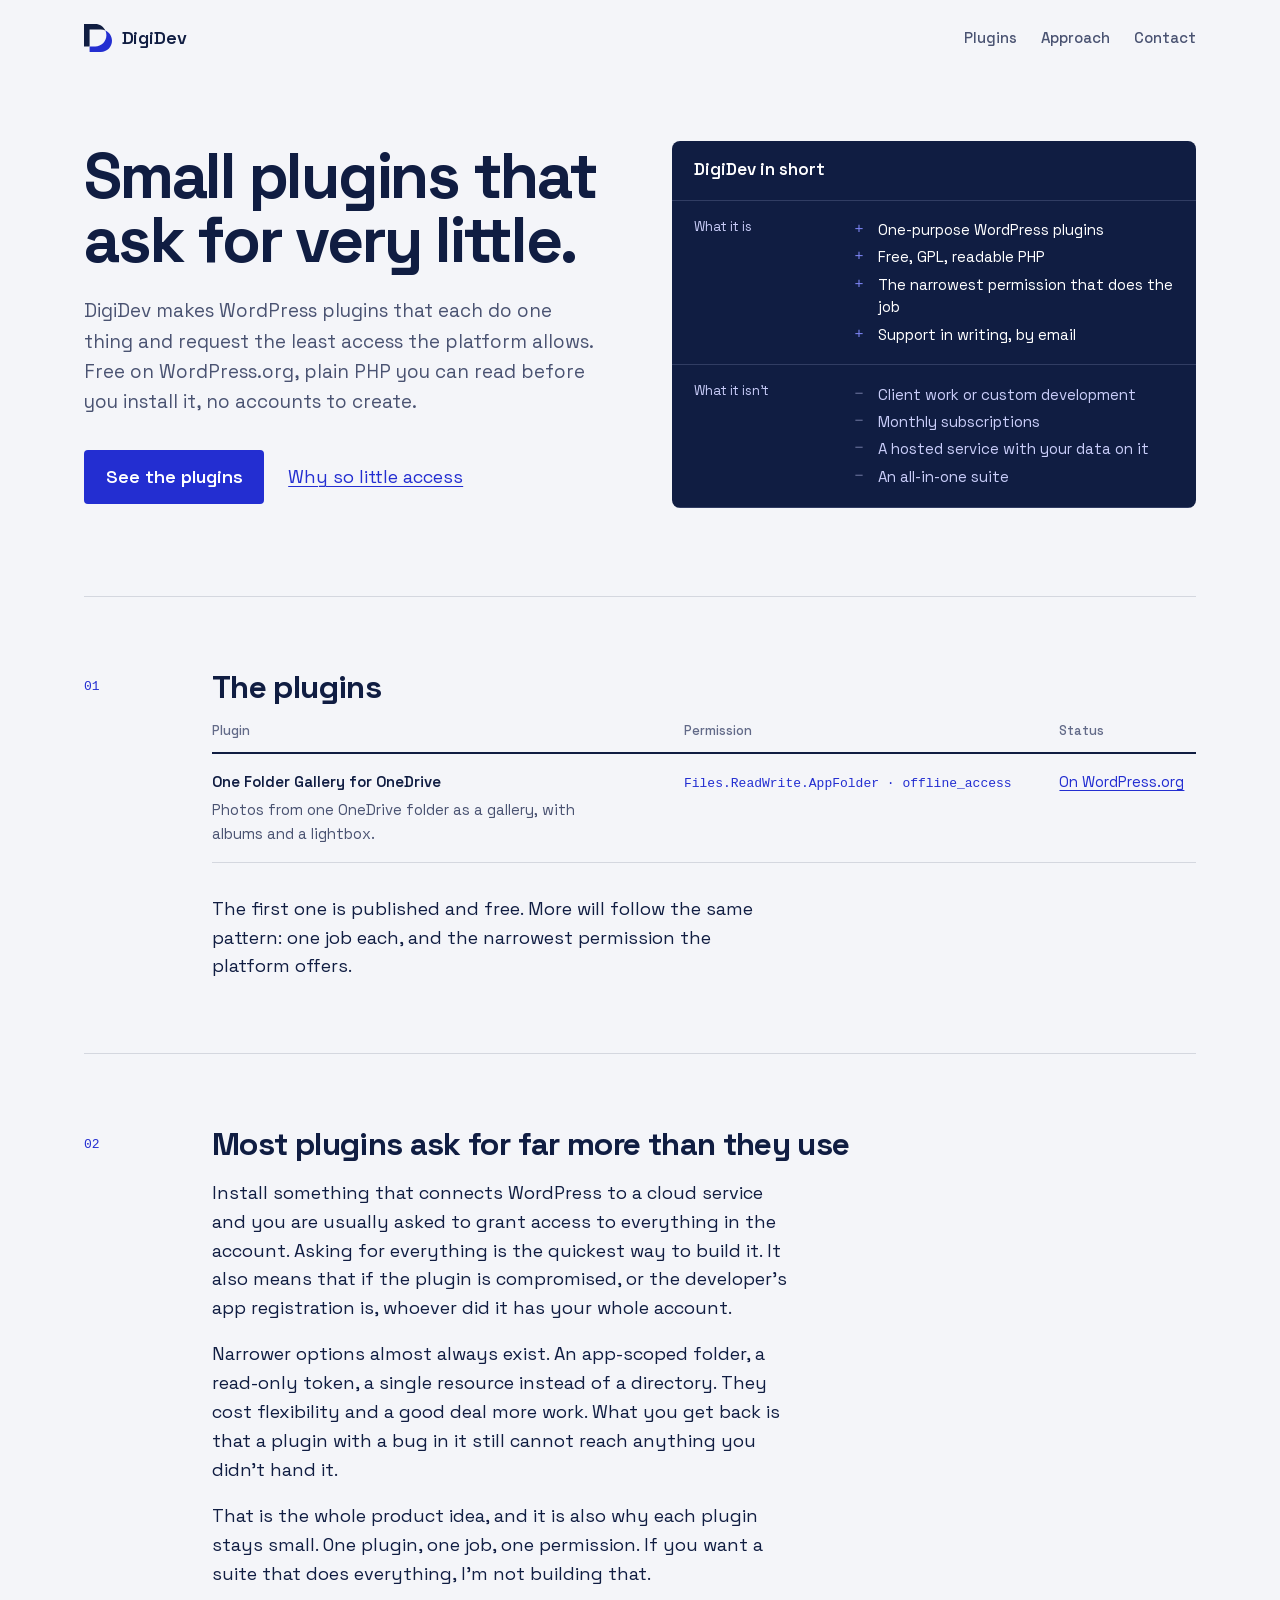
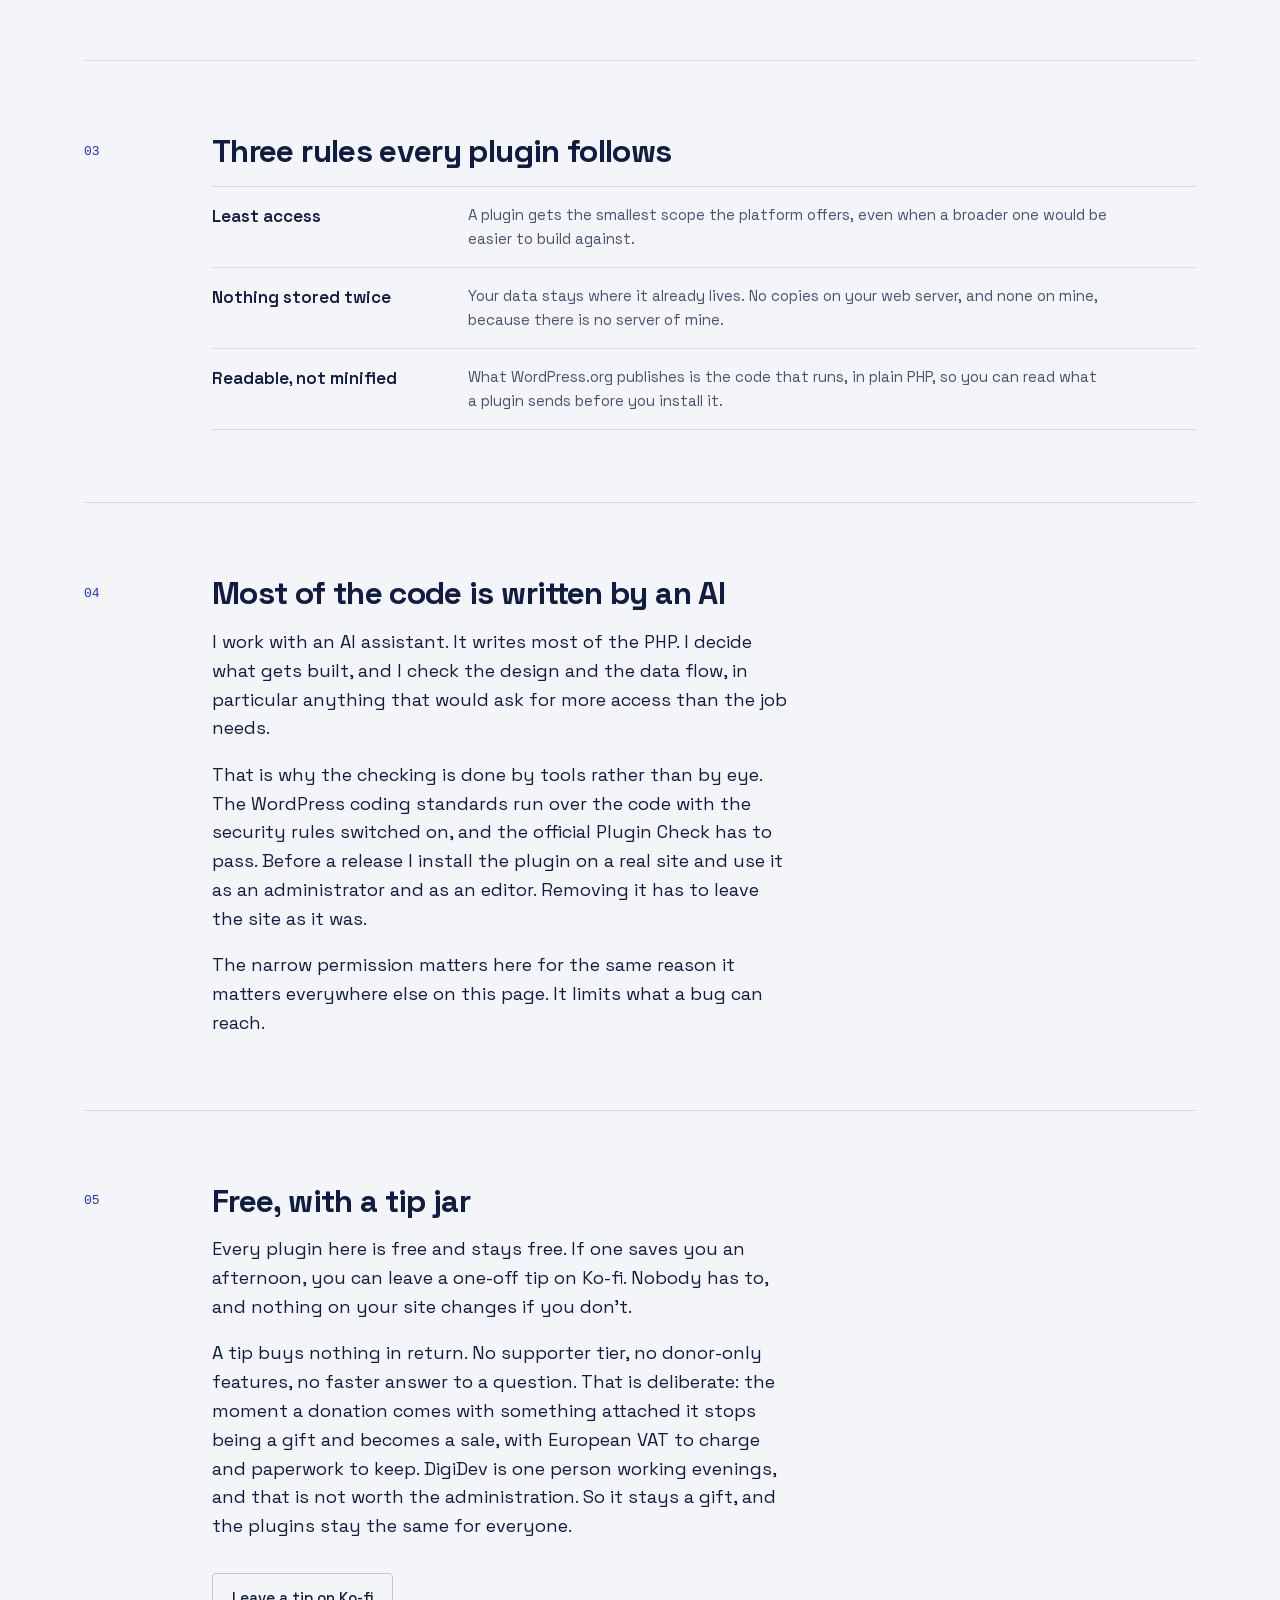
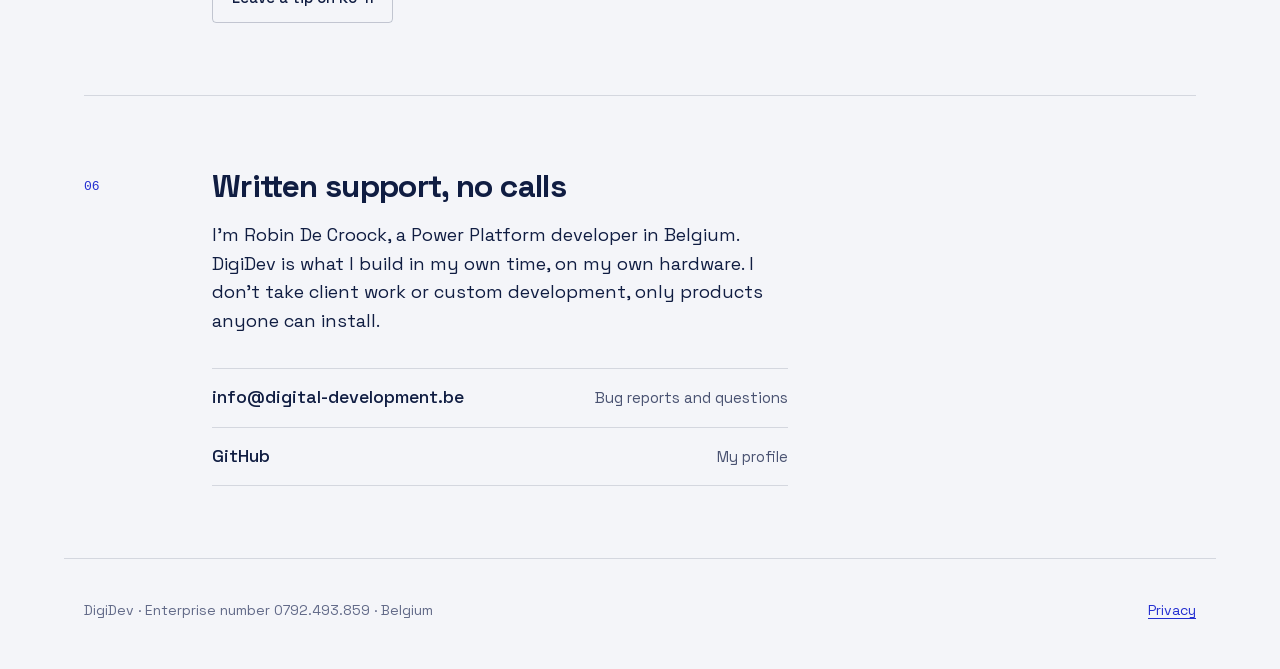
<file: index.html>
<!DOCTYPE html>
<html lang="en">
<head>
<meta charset="utf-8">
<meta name="viewport" content="width=device-width, initial-scale=1">
<meta name="theme-color" content="#F4F5F9">
<title>DigiDev — small WordPress plugins, minimal access</title>
<meta name="description" content="DigiDev builds small WordPress plugins that do one thing and ask for the least access they can get away with. Free, GPL, readable PHP.">
<meta property="og:title" content="DigiDev">
<meta property="og:description" content="Small WordPress plugins that do one thing and ask for the least access they can get away with.">
<meta property="og:type" content="website">
<link rel="icon" href="data:image/svg+xml,%3Csvg xmlns='http://www.w3.org/2000/svg' viewBox='0 0 512 512'%3E%3Crect width='512' height='512' rx='96' fill='%23101D42'/%3E%3Cg transform='translate(96 96) scale(2.222222)'%3E%3Cpath fill='%23FFFFFF' d='M110.11,33.89c-7.23-3.27-15.26-5.09-23.71-5.09H28.8V115.2H0V0H57.6c23.36,0,43.47,13.9,52.51,33.89Z'/%3E%3Cpath fill='%237C84F2' d='M144,86.4c0,31.81-25.79,57.6-57.6,57.6H28.8v-28.8h28.8c31.81,0,57.6-25.79,57.6-57.6,0-8.45-1.82-16.48-5.09-23.71,19.99,9.04,33.89,29.15,33.89,52.51Z'/%3E%3C/g%3E%3C/svg%3E">
<link rel="preload" href="assets/fonts/space-grotesk-latin.woff2" as="font" type="font/woff2" crossorigin>
<link rel="stylesheet" href="assets/css/site.css">
</head>
<body>
<a class="skip" href="#main">Skip to content</a>

<header class="wrap masthead">
  <a class="brand" href="./">
    <svg xmlns="http://www.w3.org/2000/svg" viewBox="0 0 144 144" role="img" aria-label="DigiDev logo">
      <path fill="#101D42" d="M110.11,33.89c-7.23-3.27-15.26-5.09-23.71-5.09H28.8V115.2H0V0H57.6c23.36,0,43.47,13.9,52.51,33.89Z"/>
      <path fill="#232ED1" d="M144,86.4c0,31.81-25.79,57.6-57.6,57.6H28.8v-28.8h28.8c31.81,0,57.6-25.79,57.6-57.6,0-8.45-1.82-16.48-5.09-23.71,19.99,9.04,33.89,29.15,33.89,52.51Z"/>
    </svg>
    DigiDev
  </a>
  <nav aria-label="Main">
    <a href="#plugins">Plugins</a>
    <a href="#approach">Approach</a>
    <a href="#contact">Contact</a>
  </nav>
</header>

<main id="main">

  <section class="wrap hero">
    <div>
      <h1>Small plugins that ask for very little.</h1>
      <p class="lede">DigiDev makes WordPress plugins that each do one thing and request the least
      access the platform allows. Free on WordPress.org, plain PHP you can read before you install
      it, no accounts to create.</p>
      <div class="actions">
        <a class="button" href="#plugins">See the plugins</a>
        <a href="#approach">Why so little access</a>
      </div>
    </div>

    <article class="slip" aria-labelledby="slip-title">
      <div class="slip-head">
        <h2 id="slip-title">DigiDev in short</h2>
      </div>
      <dl>
        <div class="line can"><dt>What it is</dt><dd><ul>
          <li>One-purpose WordPress plugins</li>
          <li>Free, GPL, readable PHP</li>
          <li>The narrowest permission that does the job</li>
          <li>Support in writing, by email</li>
        </ul></dd></div>
        <div class="line cannot"><dt>What it isn't</dt><dd><ul>
          <li>Client work or custom development</li>
          <li>Monthly subscriptions</li>
          <li>A hosted service with your data on it</li>
          <li>An all-in-one suite</li>
        </ul></dd></div>
      </dl>
    </article>
  </section>

  <div class="wrap">

    <section class="clause" id="plugins">
      <p class="num">01</p>
      <div>
        <h2>The plugins</h2>
        <table class="register">
          <thead><tr><th scope="col">Plugin</th><th scope="col">Permission</th><th scope="col">Status</th></tr></thead>
          <tbody>
            <tr>
              <td>
                <a class="name" href="plugins/one-folder-gallery/">One Folder Gallery for OneDrive</a>
                <p>Photos from one OneDrive folder as a gallery, with albums and a lightbox.</p>
              </td>
              <td data-label="Permission"><span class="scopes" translate="no">Files.ReadWrite.AppFolder · offline_access</span></td>
              <td data-label="Status"><a href="https://wordpress.org/plugins/one-folder-gallery-for-onedrive/">On WordPress.org</a></td>
            </tr>
          </tbody>
        </table>
        <div class="prose prose-after-list">
          <p>The first one is published and free. More will follow the same pattern: one job each, and
          the narrowest permission the platform offers.</p>
        </div>
      </div>
    </section>

    <section class="clause" id="approach">
      <p class="num">02</p>
      <div>
        <h2>Most plugins ask for far more than they use</h2>
        <div class="prose">
          <p>Install something that connects WordPress to a cloud service and you are usually asked
          to grant access to everything in the account. Asking for everything is the quickest way to
          build it. It also means that if the plugin is compromised, or the developer's app
          registration is, whoever did it has your whole account.</p>
          <p>Narrower options almost always exist. An app-scoped folder, a read-only token, a single
          resource instead of a directory. They cost flexibility and a good deal more work. What you
          get back is that a plugin with a bug in it still cannot reach anything you didn't hand it.</p>
          <p>That is the whole product idea, and it is also why each plugin stays small. One plugin,
          one job, one permission. If you want a suite that does everything, I'm not building that.</p>
        </div>
      </div>
    </section>

    <section class="clause" id="rules">
      <p class="num">03</p>
      <div>
        <h2>Three rules every plugin follows</h2>
        <ul class="rules">
          <li><h3>Least access</h3><p>A plugin gets the smallest scope the platform offers, even when
          a broader one would be easier to build against.</p></li>
          <li><h3>Nothing stored twice</h3><p>Your data stays where it already lives. No copies on
          your web server, and none on mine, because there is no server of mine.</p></li>
          <li><h3>Readable, not minified</h3><p>What WordPress.org publishes is the code that runs, in
          plain PHP, so you can read what a plugin sends before you install it.</p></li>
        </ul>
      </div>
    </section>

    <section class="clause" id="built">
      <p class="num">04</p>
      <div>
        <h2>Most of the code is written by an AI</h2>
        <div class="prose">
          <p>I work with an AI assistant. It writes most of the PHP. I decide what gets built, and I
          check the design and the data flow, in particular anything that would ask for more access
          than the job needs.</p>
          <p>That is why the checking is done by tools rather than by eye. The WordPress coding
          standards run over the code with the security rules switched on, and the official Plugin
          Check has to pass. Before a release I install the plugin on a real site and use it as an
          administrator and as an editor. Removing it has to leave the site as it was.</p>
          <p>The narrow permission matters here for the same reason it matters everywhere else on
          this page. It limits what a bug can reach.</p>
        </div>
      </div>
    </section>

    <section class="clause" id="support">
      <p class="num">05</p>
      <div>
        <h2>Free, with a tip jar</h2>
        <div class="prose">
          <p>Every plugin here is free and stays free. If one saves you an afternoon, you can leave a
          one-off tip on Ko-fi. Nobody has to, and nothing on your site changes if you don't.</p>
          <p>A tip buys nothing in return. No supporter tier, no donor-only features, no faster answer
          to a question. That is deliberate: the moment a donation comes with something attached it
          stops being a gift and becomes a sale, with European VAT to charge and paperwork to keep.
          DigiDev is one person working evenings, and that is not worth the administration. So it
          stays a gift, and the plugins stay the same for everyone.</p>
        </div>
        <div class="cta-row">
          <a class="support" href="https://ko-fi.com/robindecroock">Leave a tip on Ko-fi</a>
        </div>
      </div>
    </section>

    <section class="clause" id="contact">
      <p class="num">06</p>
      <div>
        <h2>Written support, no calls</h2>
        <div class="prose prose-before-list">
          <p>I'm Robin De Croock, a Power Platform developer in Belgium. DigiDev is what I build in my
          own time, on my own hardware. I don't take client work or custom development, only products
          anyone can install.</p>
        </div>
        <ul class="contact-list">
          <li><a href="mailto:info@digital-development.be">info@digital-development.be<span>Bug reports and questions</span></a></li>
          <li><a href="https://github.com/RobinDeCroock">GitHub<span>My profile</span></a></li>
        </ul>
      </div>
    </section>

  </div>

</main>

<footer class="wrap page-footer">
  <p>DigiDev · Enterprise number 0792.493.859 · Belgium</p>
  <p><a href="privacy/">Privacy</a></p>
</footer>

</body>
</html>
</file>
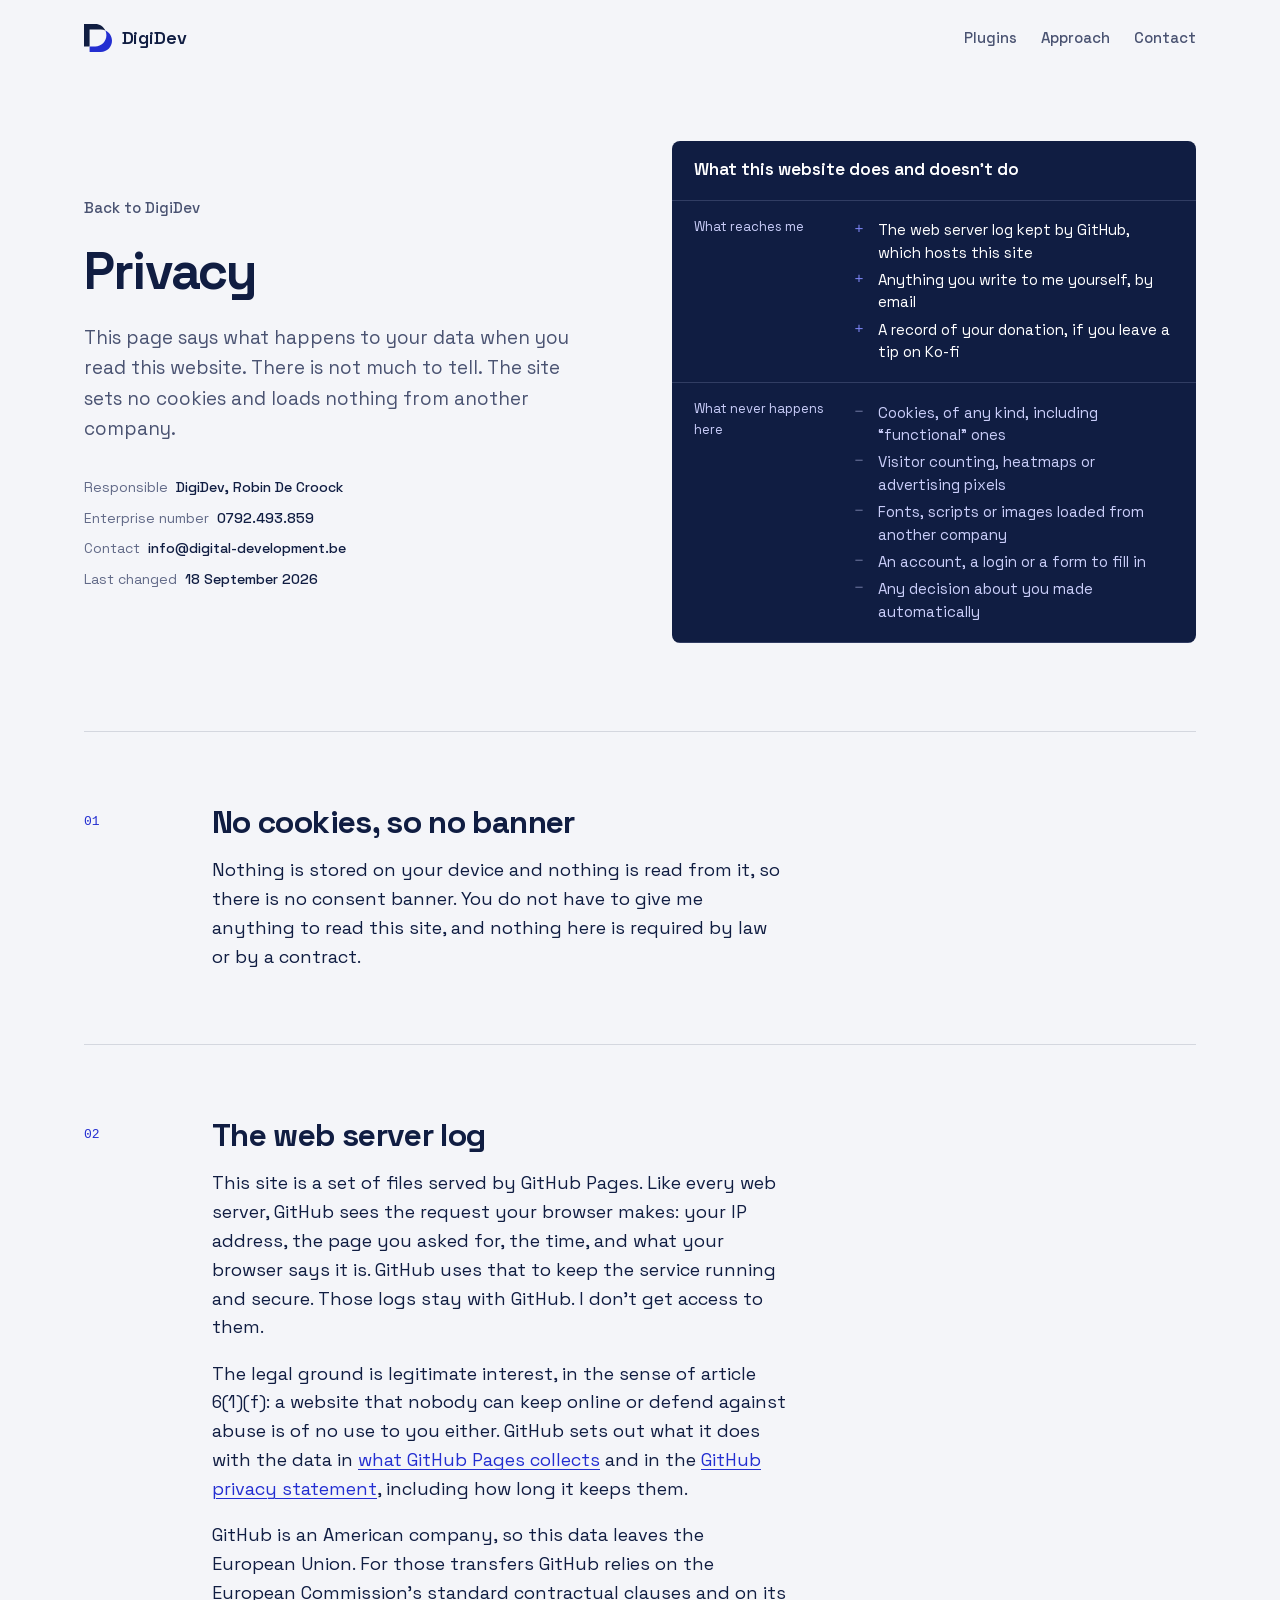
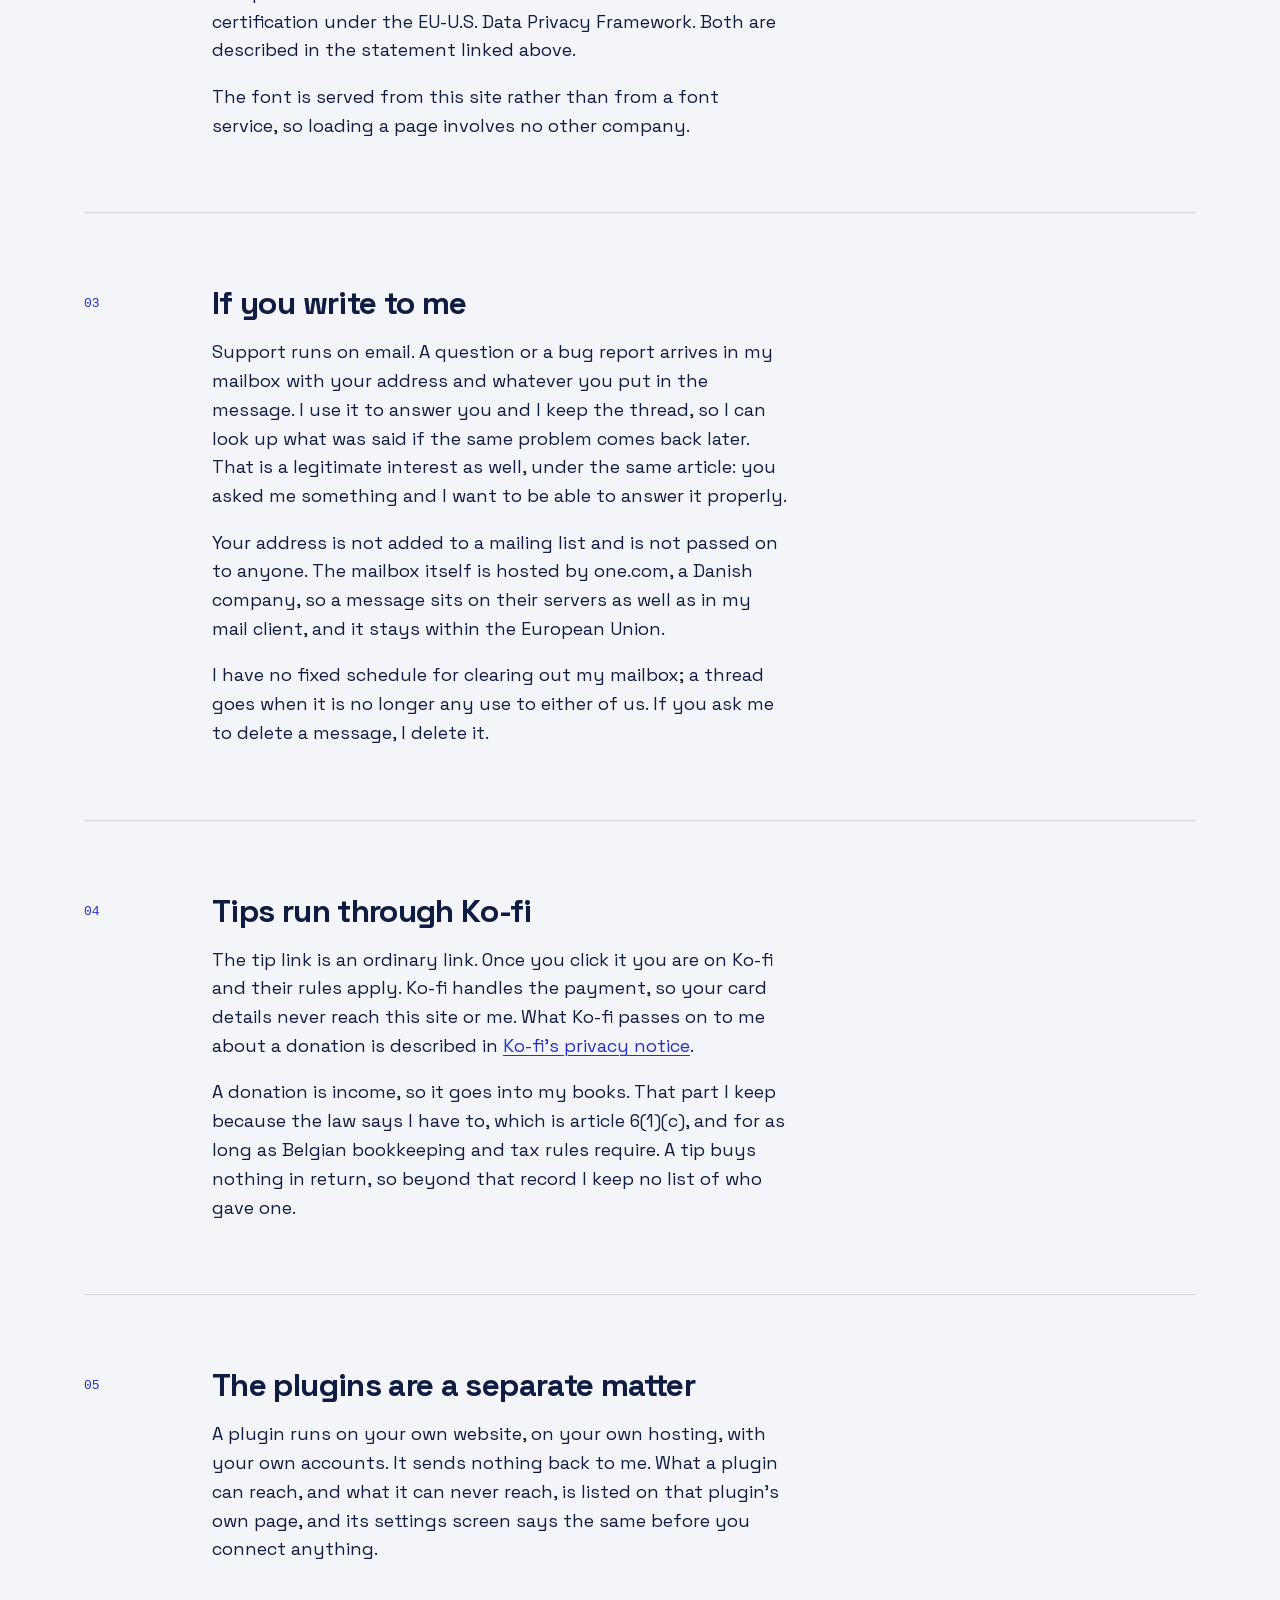
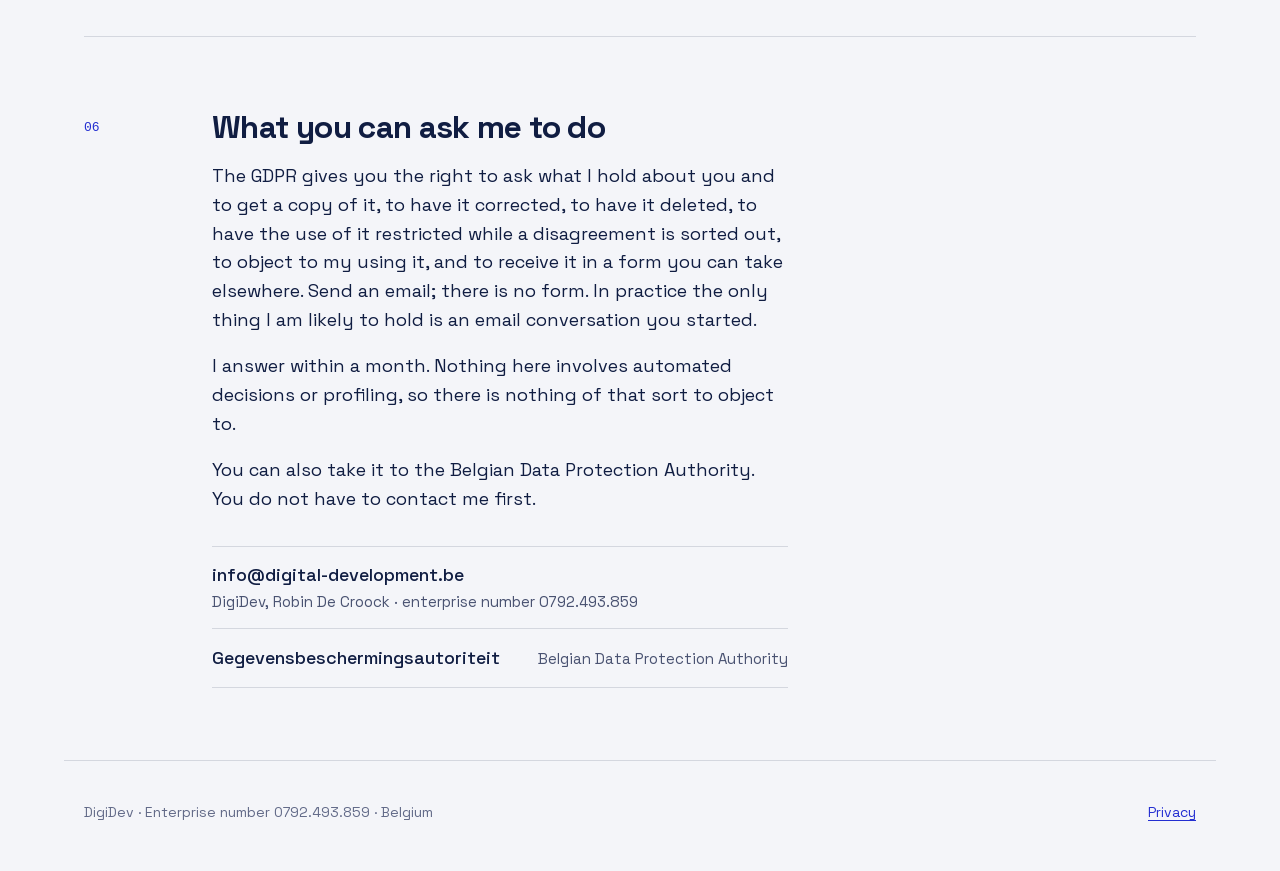
<file: privacy/index.html>
<!DOCTYPE html>
<html lang="en">
<head>
<meta charset="utf-8">
<meta name="viewport" content="width=device-width, initial-scale=1">
<meta name="theme-color" content="#F4F5F9">
<title>Privacy — DigiDev</title>
<meta name="description" content="What happens to your data when you visit digital-development.be: no cookies, no analytics, no third-party requests, and a web server log at GitHub.">
<meta property="og:title" content="Privacy — DigiDev">
<meta property="og:description" content="No cookies, no analytics, no third-party requests. What is left is a web server log and any email you send me.">
<meta property="og:type" content="website">
<link rel="icon" href="data:image/svg+xml,%3Csvg xmlns='http://www.w3.org/2000/svg' viewBox='0 0 512 512'%3E%3Crect width='512' height='512' rx='96' fill='%23101D42'/%3E%3Cg transform='translate(96 96) scale(2.222222)'%3E%3Cpath fill='%23FFFFFF' d='M110.11,33.89c-7.23-3.27-15.26-5.09-23.71-5.09H28.8V115.2H0V0H57.6c23.36,0,43.47,13.9,52.51,33.89Z'/%3E%3Cpath fill='%237C84F2' d='M144,86.4c0,31.81-25.79,57.6-57.6,57.6H28.8v-28.8h28.8c31.81,0,57.6-25.79,57.6-57.6,0-8.45-1.82-16.48-5.09-23.71,19.99,9.04,33.89,29.15,33.89,52.51Z'/%3E%3C/g%3E%3C/svg%3E">
<link rel="preload" href="../assets/fonts/space-grotesk-latin.woff2" as="font" type="font/woff2" crossorigin>
<link rel="stylesheet" href="../assets/css/site.css">
</head>
<body>
<a class="skip" href="#main">Skip to content</a>

<header class="wrap masthead">
  <a class="brand" href="../">
    <svg xmlns="http://www.w3.org/2000/svg" viewBox="0 0 144 144" role="img" aria-label="DigiDev logo">
      <path fill="#101D42" d="M110.11,33.89c-7.23-3.27-15.26-5.09-23.71-5.09H28.8V115.2H0V0H57.6c23.36,0,43.47,13.9,52.51,33.89Z"/>
      <path fill="#232ED1" d="M144,86.4c0,31.81-25.79,57.6-57.6,57.6H28.8v-28.8h28.8c31.81,0,57.6-25.79,57.6-57.6,0-8.45-1.82-16.48-5.09-23.71,19.99,9.04,33.89,29.15,33.89,52.51Z"/>
    </svg>
    DigiDev
  </a>
  <nav aria-label="Main">
    <a href="../#plugins">Plugins</a>
    <a href="../#approach">Approach</a>
    <a href="../#contact">Contact</a>
  </nav>
</header>

<main id="main">

  <section class="wrap hero page-title">
    <div>
      <a class="crumb" href="../">Back to DigiDev</a>
      <h1>Privacy</h1>
      <p class="lede">This page says what happens to your data when you read this website. There is
      not much to tell. The site sets no cookies and loads nothing from another company.</p>
      <dl class="facts">
        <div><dt>Responsible</dt><dd>DigiDev, Robin De Croock</dd></div>
        <div><dt>Enterprise number</dt><dd>0792.493.859</dd></div>
        <div><dt>Contact</dt><dd>info@digital-development.be</dd></div>
        <div><dt>Last changed</dt><dd>18 September 2026</dd></div>
      </dl>
    </div>

    <article class="slip" aria-labelledby="slip-title">
      <div class="slip-head">
        <h2 id="slip-title">What this website does and doesn't do</h2>
      </div>
      <dl>
        <div class="line can"><dt>What reaches me</dt><dd><ul>
          <li>The web server log kept by GitHub, which hosts this site</li>
          <li>Anything you write to me yourself, by email</li>
          <li>A record of your donation, if you leave a tip on Ko-fi</li>
        </ul></dd></div>
        <div class="line cannot"><dt>What never happens here</dt><dd><ul>
          <li>Cookies, of any kind, including &ldquo;functional&rdquo; ones</li>
          <li>Visitor counting, heatmaps or advertising pixels</li>
          <li>Fonts, scripts or images loaded from another company</li>
          <li>An account, a login or a form to fill in</li>
          <li>Any decision about you made automatically</li>
        </ul></dd></div>
      </dl>
    </article>
  </section>

  <div class="wrap">

    <section class="clause">
      <p class="num">01</p>
      <div>
        <h2>No cookies, so no banner</h2>
        <div class="prose">
          <p>Nothing is stored on your device and nothing is read from it, so there is no consent
          banner. You do not have to give me anything to read this site, and nothing here is required
          by law or by a contract.</p>
        </div>
      </div>
    </section>

    <section class="clause">
      <p class="num">02</p>
      <div>
        <h2>The web server log</h2>
        <div class="prose">
          <p>This site is a set of files served by GitHub Pages. Like every web server, GitHub sees the
          request your browser makes: your IP address, the page you asked for, the time, and what your
          browser says it is. GitHub uses that to keep the service running and secure. Those logs stay
          with GitHub. I don't get access to them.</p>
          <p>The legal ground is legitimate interest, in the sense of article 6(1)(f): a website that
          nobody can keep online or defend against abuse is of no use to you either. GitHub sets out
          what it does with the data in
          <a href="https://docs.github.com/en/pages/getting-started-with-github-pages/what-is-github-pages#data-collection">what GitHub Pages collects</a>
          and in the <a href="https://docs.github.com/en/site-policy/privacy-policies/github-general-privacy-statement">GitHub privacy statement</a>,
          including how long it keeps them.</p>
          <p>GitHub is an American company, so this data leaves the European Union. For those transfers
          GitHub relies on the European Commission's standard contractual clauses and on its
          certification under the EU-U.S. Data Privacy Framework. Both are described in the statement
          linked above.</p>
          <p>The font is served from this site rather than from a font service, so loading a page
          involves no other company.</p>
        </div>
      </div>
    </section>

    <section class="clause">
      <p class="num">03</p>
      <div>
        <h2>If you write to me</h2>
        <div class="prose">
          <p>Support runs on email. A question or a bug report arrives in my mailbox with your address
          and whatever you put in the message. I use it to answer you and I keep the thread, so I can
          look up what was said if the same problem comes back later. That is a legitimate interest as
          well, under the same article: you asked me something and I want to be able to answer it
          properly.</p>
          <p>Your address is not added to a mailing list and is not passed on to anyone. The mailbox
          itself is hosted by one.com, a Danish company, so a message sits on their servers as well as
          in my mail client, and it stays within the European Union.</p>
          <p>I have no fixed schedule for clearing out my mailbox; a thread goes when it is no longer
          any use to either of us. If you ask me to delete a message, I delete it.</p>
        </div>
      </div>
    </section>

    <section class="clause">
      <p class="num">04</p>
      <div>
        <h2>Tips run through Ko-fi</h2>
        <div class="prose">
          <p>The tip link is an ordinary link. Once you click it you are on Ko-fi and their rules apply.
          Ko-fi handles the payment, so your card details never reach this site or me. What Ko-fi passes
          on to me about a donation is described in
          <a href="https://more.ko-fi.com/privacy">Ko-fi's privacy notice</a>.</p>
          <p>A donation is income, so it goes into my books. That part I keep because the law says I
          have to, which is article 6(1)(c), and for as long as Belgian bookkeeping and tax rules
          require. A tip buys nothing in return, so beyond that record I keep no list of who gave
          one.</p>
        </div>
      </div>
    </section>

    <section class="clause">
      <p class="num">05</p>
      <div>
        <h2>The plugins are a separate matter</h2>
        <div class="prose">
          <p>A plugin runs on your own website, on your own hosting, with your own accounts. It sends
          nothing back to me. What a plugin can reach, and what it can never reach, is listed on that
          plugin's own page, and its settings screen says the same before you connect anything.</p>
        </div>
      </div>
    </section>

    <section class="clause">
      <p class="num">06</p>
      <div>
        <h2>What you can ask me to do</h2>
        <div class="prose prose-before-list">
          <p>The GDPR gives you the right to ask what I hold about you and to get a copy of it, to have
          it corrected, to have it deleted, to have the use of it restricted while a disagreement is
          sorted out, to object to my using it, and to receive it in a form you can take elsewhere.
          Send an email; there is no form. In practice the only thing I am likely to hold is an email
          conversation you started.</p>
          <p>I answer within a month. Nothing here involves automated decisions or profiling, so there
          is nothing of that sort to object to.</p>
          <p>You can also take it to the Belgian Data Protection Authority. You do not have to contact
          me first.</p>
        </div>
        <ul class="contact-list">
          <li><a href="mailto:info@digital-development.be">info@digital-development.be<span>DigiDev, Robin De Croock · enterprise number 0792.493.859</span></a></li>
          <li><a href="https://www.gegevensbeschermingsautoriteit.be/burger">Gegevensbeschermingsautoriteit<span>Belgian Data Protection Authority</span></a></li>
        </ul>
      </div>
    </section>

  </div>

</main>

<footer class="wrap page-footer">
  <p>DigiDev · Enterprise number 0792.493.859 · Belgium</p>
  <p><a href="./" aria-current="page">Privacy</a></p>
</footer>

</body>
</html>
</file>
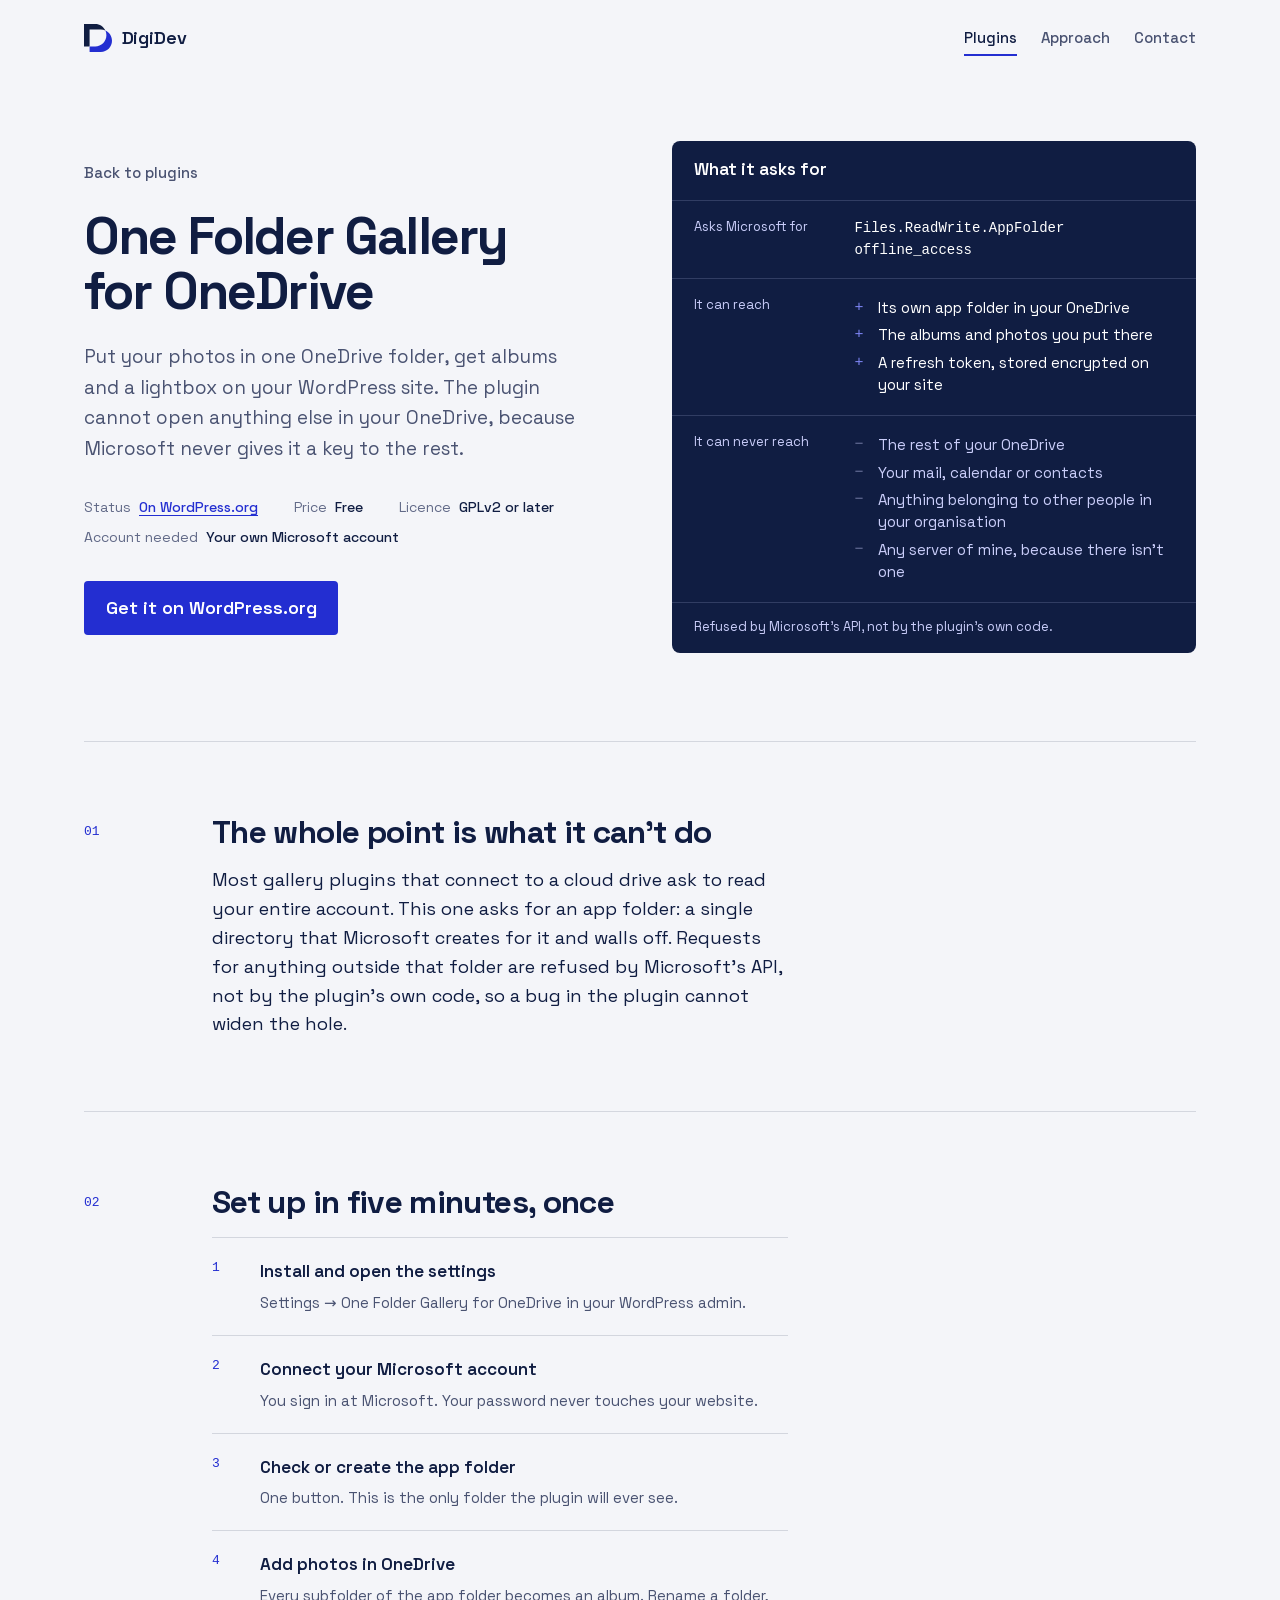
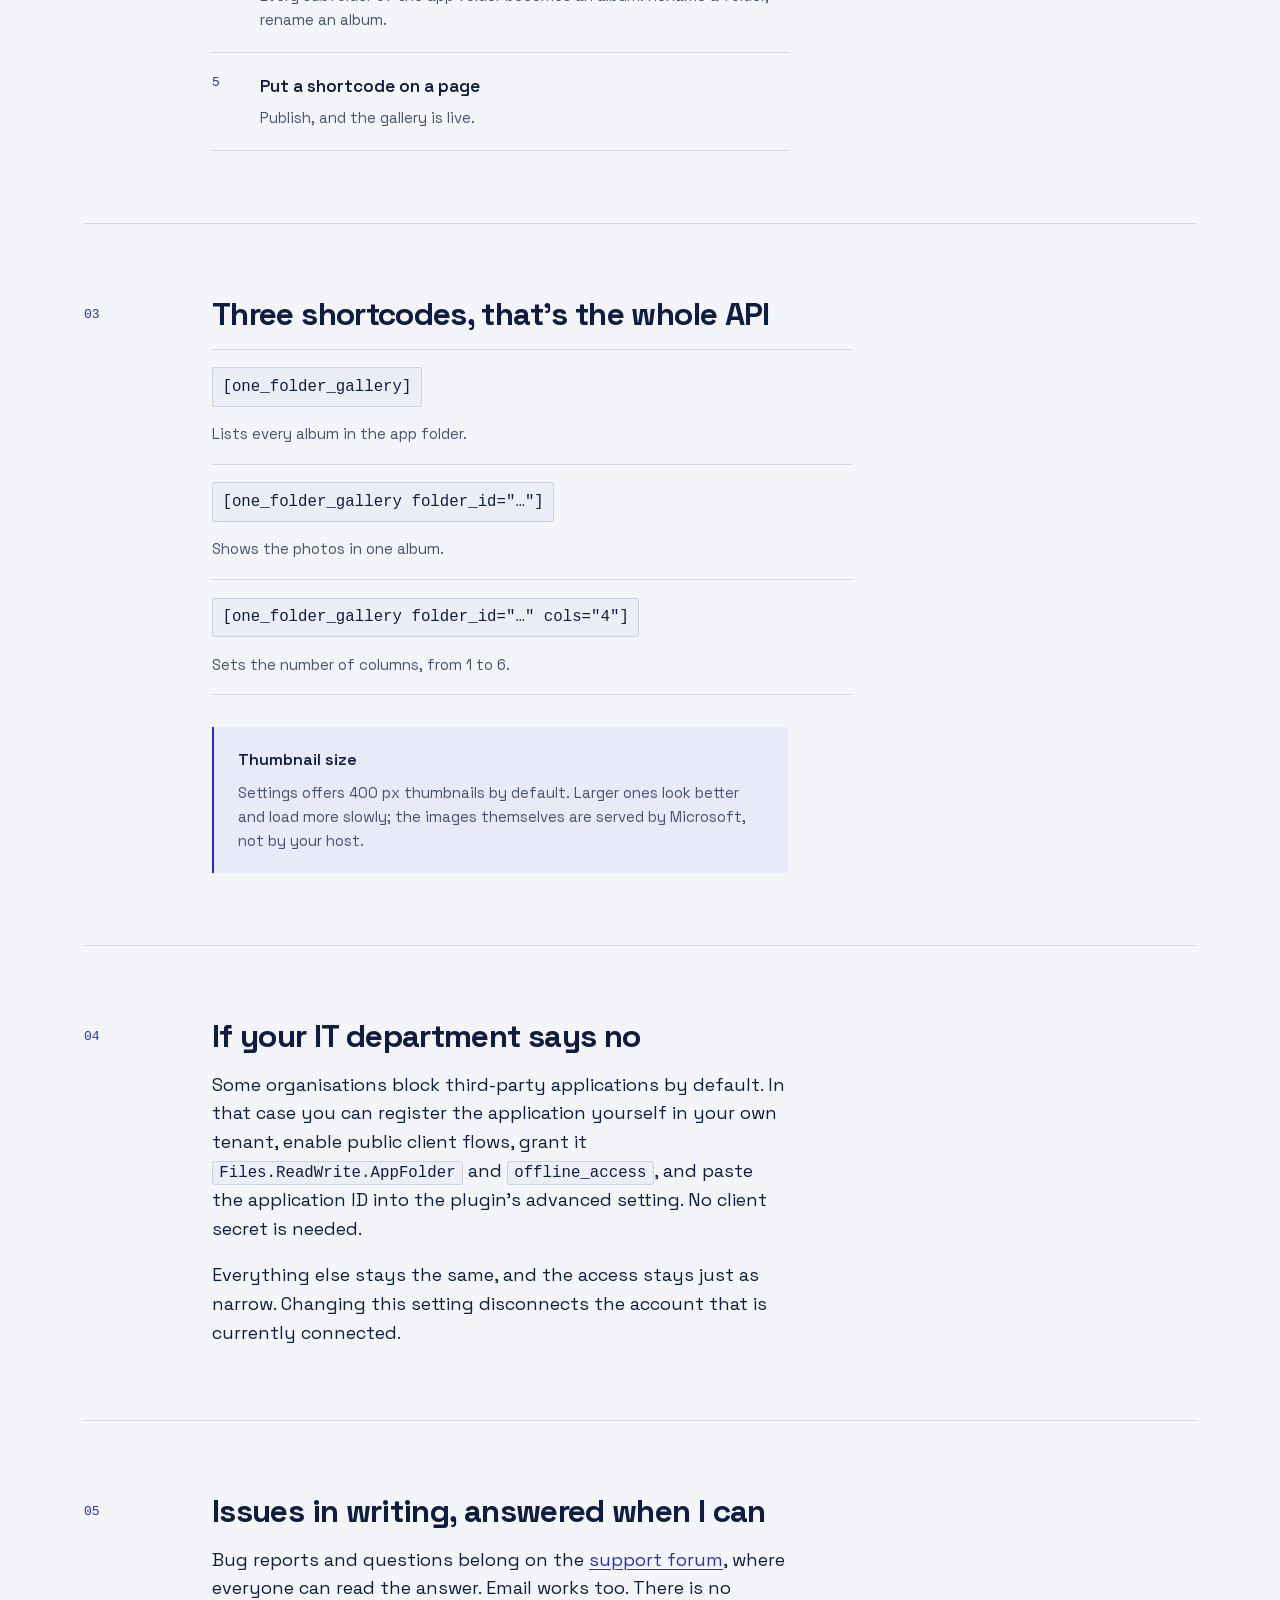
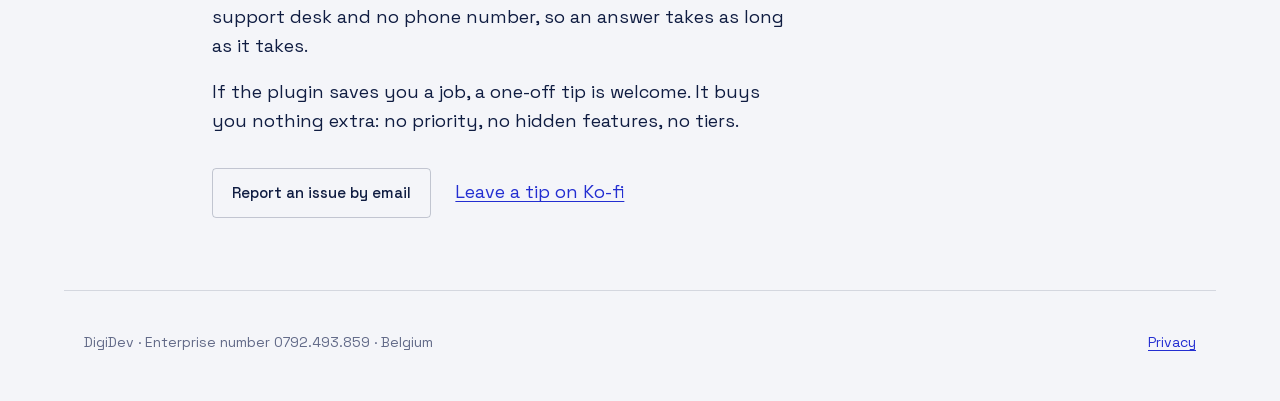
<file: plugins/one-folder-gallery/index.html>
<!DOCTYPE html>
<html lang="en">
<head>
<meta charset="utf-8">
<meta name="viewport" content="width=device-width, initial-scale=1">
<meta name="theme-color" content="#F4F5F9">
<title>One Folder Gallery for OneDrive — DigiDev</title>
<meta name="description" content="A WordPress gallery that reads photos from one OneDrive folder and can reach nothing else in the account. Free, GPL, readable PHP.">
<meta property="og:title" content="One Folder Gallery for OneDrive">
<meta property="og:description" content="A WordPress gallery that reads photos from one OneDrive folder and can reach nothing else in the account.">
<meta property="og:type" content="website">
<link rel="icon" href="data:image/svg+xml,%3Csvg xmlns='http://www.w3.org/2000/svg' viewBox='0 0 512 512'%3E%3Crect width='512' height='512' rx='96' fill='%23101D42'/%3E%3Cg transform='translate(96 96) scale(2.222222)'%3E%3Cpath fill='%23FFFFFF' d='M110.11,33.89c-7.23-3.27-15.26-5.09-23.71-5.09H28.8V115.2H0V0H57.6c23.36,0,43.47,13.9,52.51,33.89Z'/%3E%3Cpath fill='%237C84F2' d='M144,86.4c0,31.81-25.79,57.6-57.6,57.6H28.8v-28.8h28.8c31.81,0,57.6-25.79,57.6-57.6,0-8.45-1.82-16.48-5.09-23.71,19.99,9.04,33.89,29.15,33.89,52.51Z'/%3E%3C/g%3E%3C/svg%3E">
<link rel="preload" href="../../assets/fonts/space-grotesk-latin.woff2" as="font" type="font/woff2" crossorigin>
<link rel="stylesheet" href="../../assets/css/site.css">
</head>
<body>
<a class="skip" href="#main">Skip to content</a>

<header class="wrap masthead">
  <a class="brand" href="../../">
    <svg xmlns="http://www.w3.org/2000/svg" viewBox="0 0 144 144" role="img" aria-label="DigiDev logo">
      <path fill="#101D42" d="M110.11,33.89c-7.23-3.27-15.26-5.09-23.71-5.09H28.8V115.2H0V0H57.6c23.36,0,43.47,13.9,52.51,33.89Z"/>
      <path fill="#232ED1" d="M144,86.4c0,31.81-25.79,57.6-57.6,57.6H28.8v-28.8h28.8c31.81,0,57.6-25.79,57.6-57.6,0-8.45-1.82-16.48-5.09-23.71,19.99,9.04,33.89,29.15,33.89,52.51Z"/>
    </svg>
    DigiDev
  </a>
  <nav aria-label="Main">
    <a href="../../#plugins" aria-current="true">Plugins</a>
    <a href="../../#approach">Approach</a>
    <a href="../../#contact">Contact</a>
  </nav>
</header>

<main id="main">

  <section class="wrap hero page-title">
    <div>
      <a class="crumb" href="../../#plugins">Back to plugins</a>
      <h1>One Folder Gallery for OneDrive</h1>
      <p class="lede">Put your photos in one OneDrive folder, get albums and a lightbox on your
      WordPress site. The plugin cannot open anything else in your OneDrive, because Microsoft
      never gives it a key to the rest.</p>
      <dl class="facts">
        <div><dt>Status</dt><dd><a href="https://wordpress.org/plugins/one-folder-gallery-for-onedrive/">On WordPress.org</a></dd></div>
        <div><dt>Price</dt><dd>Free</dd></div>
        <div><dt>Licence</dt><dd>GPLv2 or later</dd></div>
        <div><dt>Account needed</dt><dd>Your own Microsoft account</dd></div>
      </dl>
      <div class="actions">
        <a class="button" href="https://wordpress.org/plugins/one-folder-gallery-for-onedrive/">Get it on WordPress.org</a>
      </div>
    </div>

    <article class="slip" aria-labelledby="slip-title">
      <div class="slip-head">
        <h2 id="slip-title">What it asks for</h2>
      </div>
      <dl>
        <div class="line"><dt>Asks Microsoft for</dt><dd class="scope" translate="no">Files.ReadWrite.AppFolder<br>offline_access</dd></div>
        <div class="line can"><dt>It can reach</dt><dd><ul>
          <li>Its own app folder in your OneDrive</li>
          <li>The albums and photos you put there</li>
          <li>A refresh token, stored encrypted on your site</li>
        </ul></dd></div>
        <div class="line cannot"><dt>It can never reach</dt><dd><ul>
          <li>The rest of your OneDrive</li>
          <li>Your mail, calendar or contacts</li>
          <li>Anything belonging to other people in your organisation</li>
          <li>Any server of mine, because there isn't one</li>
        </ul></dd></div>
      </dl>
      <p class="slip-foot">Refused by Microsoft's API, not by the plugin's own code.</p>
    </article>
  </section>

  <div class="wrap">

    <section class="clause">
      <p class="num">01</p>
      <div>
        <h2>The whole point is what it can't do</h2>
        <div class="prose">
          <p>Most gallery plugins that connect to a cloud drive ask to read your entire account. This
          one asks for an app folder: a single directory that Microsoft creates for it and walls off.
          Requests for anything outside that folder are refused by Microsoft's API, not by the
          plugin's own code, so a bug in the plugin cannot widen the hole.</p>
        </div>
      </div>
    </section>

    <section class="clause">
      <p class="num">02</p>
      <div>
        <h2>Set up in five minutes, once</h2>
        <ol class="steps">
          <li>
            <h3>Install and open the settings</h3>
            <p>Settings &rarr; One Folder Gallery for OneDrive in your WordPress admin.</p>
          </li>
          <li>
            <h3>Connect your Microsoft account</h3>
            <p>You sign in at Microsoft. Your password never touches your website.</p>
          </li>
          <li>
            <h3>Check or create the app folder</h3>
            <p>One button. This is the only folder the plugin will ever see.</p>
          </li>
          <li>
            <h3>Add photos in OneDrive</h3>
            <p>Every subfolder of the app folder becomes an album. Rename a folder, rename an album.</p>
          </li>
          <li>
            <h3>Put a shortcode on a page</h3>
            <p>Publish, and the gallery is live.</p>
          </li>
        </ol>
      </div>
    </section>

    <section class="clause">
      <p class="num">03</p>
      <div>
        <h2>Three shortcodes, that's the whole API</h2>
        <dl class="codes" translate="no">
          <div>
            <dt><code>[one_folder_gallery]</code></dt>
            <dd translate="yes">Lists every album in the app folder.</dd>
          </div>
          <div>
            <dt><code>[one_folder_gallery folder_id="…"]</code></dt>
            <dd translate="yes">Shows the photos in one album.</dd>
          </div>
          <div>
            <dt><code>[one_folder_gallery folder_id="…" cols="4"]</code></dt>
            <dd translate="yes">Sets the number of columns, from 1 to 6.</dd>
          </div>
        </dl>

        <div class="note">
          <h3>Thumbnail size</h3>
          <p>Settings offers 400&nbsp;px thumbnails by default. Larger ones look better and load more
          slowly; the images themselves are served by Microsoft, not by your host.</p>
        </div>
      </div>
    </section>

    <section class="clause">
      <p class="num">04</p>
      <div>
        <h2>If your IT department says no</h2>
        <div class="prose">
          <p>Some organisations block third-party applications by default. In that case you can
          register the application yourself in your own tenant, enable public client flows, grant it
          <code translate="no">Files.ReadWrite.AppFolder</code> and <code translate="no">offline_access</code>,
          and paste the application ID into the plugin's advanced setting. No client secret is needed.</p>
          <p>Everything else stays the same, and the access stays just as narrow. Changing this setting
          disconnects the account that is currently connected.</p>
        </div>
      </div>
    </section>

    <section class="clause">
      <p class="num">05</p>
      <div>
        <h2>Issues in writing, answered when I can</h2>
        <div class="prose">
          <p>Bug reports and questions belong on the
          <a href="https://wordpress.org/support/plugin/one-folder-gallery-for-onedrive/">support forum</a>,
          where everyone can read the answer. Email works too. There is no support desk and no phone
          number, so an answer takes as long as it takes.</p>
          <p>If the plugin saves you a job, a one-off tip is welcome. It buys you nothing extra: no
          priority, no hidden features, no tiers.</p>
        </div>
        <div class="cta-row">
          <a class="support" href="mailto:info@digital-development.be?subject=One%20Folder%20Gallery">Report an issue by email</a>
          <a href="https://ko-fi.com/robindecroock">Leave a tip on Ko-fi</a>
        </div>
      </div>
    </section>

  </div>

</main>

<footer class="wrap page-footer">
  <p>DigiDev · Enterprise number 0792.493.859 · Belgium</p>
  <p><a href="../../privacy/">Privacy</a></p>
</footer>

</body>
</html>
</file>
<file: assets/css/site.css>
/* Space Grotesk, served from this site instead of from Google, so a visitor's
   browser never has to announce itself to a third party to read the page.
   SIL Open Font License; the licence text sits next to the files. */
@font-face {
  font-family: "Space Grotesk";
  font-style: normal;
  font-weight: 300 700;
  font-display: swap;
  src: url("../fonts/space-grotesk-latin.woff2") format("woff2");
  unicode-range: U+0000-00FF, U+0131, U+0152-0153, U+02BB-02BC, U+02C6, U+02DA, U+02DC, U+0304, U+0308, U+0329, U+2000-206F, U+20AC, U+2122, U+2191, U+2193, U+2212, U+2215, U+FEFF, U+FFFD;
}
@font-face {
  font-family: "Space Grotesk";
  font-style: normal;
  font-weight: 300 700;
  font-display: swap;
  src: url("../fonts/space-grotesk-latin-ext.woff2") format("woff2");
  unicode-range: U+0100-02BA, U+02BD-02C5, U+02C7-02CC, U+02CE-02D7, U+02DD-02FF, U+0304, U+0308, U+0329, U+1D00-1DBF, U+1E00-1E9F, U+1EF2-1EFF, U+2020, U+20A0-20AB, U+20AD-20C0, U+2113, U+2C60-2C7F, U+A720-A7FF;
}

:root {
  /* brand */
  --navy: #101D42;
  --blue: #232ED1;
  --accent: #7C84F2;   /* dark surfaces only: it fails contrast on paper */
  --badge: #C9CDF9;
  --paper: #F4F5F9;

  /* surfaces */
  --page: var(--paper);
  --surface: #FFFFFF;
  --tint: #E8EAF7;
  --code-bg: #ECEEF7;

  /* ink */
  --ink: var(--navy);
  --ink-soft: #4A5372;
  --ink-faint: #626A88;

  --rule: rgba(16, 29, 66, 0.14);
  --rule-strong: rgba(16, 29, 66, 0.22);
  --rule-dark: rgba(201, 205, 249, 0.18);
  --mono: "SFMono-Regular", Consolas, "Liberation Mono", Menlo, monospace;
}

* { box-sizing: border-box; }
html { -webkit-text-size-adjust: 100%; }

body {
  margin: 0;
  background: var(--page);
  color: var(--ink);
  font-family: "Space Grotesk", "Segoe UI", system-ui, -apple-system, sans-serif;
  font-size: 17px;
  line-height: 1.6;
}

.wrap { max-width: 72rem; margin: 0 auto; padding: 0 1.25rem; }

a { color: var(--blue); text-decoration-thickness: 1px; text-underline-offset: 3px; }
a:hover { text-decoration-thickness: 2px; }
a:focus-visible { outline: 2px solid var(--blue); outline-offset: 4px; border-radius: 2px; }
.slip a:focus-visible { outline-color: #fff; }

h1, h2, h3 { text-wrap: balance; }

/* hidden until a keyboard user tabs to it */
.skip {
  position: absolute; left: -999px; top: 0.75rem; z-index: 1;
  padding: 0.5rem 0.9rem; background: var(--surface); border-radius: 3px;
  font-weight: 500;
}
.skip:focus { left: 0.75rem; }

/* ---------- masthead ---------- */

/* wraps rather than pushing the page wider than the screen */
.masthead {
  display: flex; align-items: center; justify-content: space-between;
  flex-wrap: wrap; gap: 0.75rem 1rem;
  padding-top: 1.5rem; padding-bottom: 1.5rem;
}
.brand {
  display: flex; align-items: center; gap: 0.6rem;
  color: var(--ink); text-decoration: none;
  font-weight: 600; letter-spacing: -0.01em;
}
.brand svg { width: 1.75rem; height: auto; display: block; }
.masthead nav { display: flex; flex-wrap: wrap; gap: 0.5rem 1.25rem; font-size: 0.9375rem; font-weight: 500; }
.masthead nav a { position: relative; color: var(--ink-soft); text-decoration: none; }
.masthead nav a:hover, .masthead nav a[aria-current] { color: var(--ink); }
.masthead nav a::after {
  content: ""; position: absolute; left: 0; right: 0; bottom: -0.35rem;
  height: 1px; background: currentColor; transform: scaleX(0); transform-origin: left;
}
/* the section you are in keeps a heavier line, so it reads as "here", not as hover */
.masthead nav a[aria-current]::after { height: 2px; background: var(--blue); transform: scaleX(1); }
.masthead nav a:hover::after, .masthead nav a:focus-visible::after { transform: scaleX(1); }

/* ---------- hero: the claim on the left, the proof on the right ---------- */

.hero { display: grid; gap: 2.5rem; padding-top: 2.5rem; padding-bottom: 4rem; }

h1 {
  margin: 0;
  font-size: clamp(2.4rem, 7vw, 4rem);
  line-height: 1; font-weight: 700;
  letter-spacing: -0.035em;
}
.page-title h1 { font-size: clamp(2.1rem, 6vw, 3.25rem); line-height: 1.05; }
.lede {
  margin: 1.5rem 0 0; max-width: 32rem;
  font-size: clamp(1.0625rem, 2.2vw, 1.1875rem);
  color: var(--ink-soft);
}
.crumb {
  display: inline-block; margin-bottom: 1.5rem;
  color: var(--ink-soft); font-size: 0.9375rem; font-weight: 500; text-decoration: none;
}
.crumb:hover { color: var(--blue); }

.actions, .cta-row {
  display: flex; flex-wrap: wrap; gap: 0.75rem 1.5rem;
  align-items: center; margin-top: 2rem;
}
.button {
  display: inline-block; padding: 0.8rem 1.35rem;
  background: var(--blue); color: #fff;
  font-weight: 600; text-decoration: none; border-radius: 4px;
}
.button:hover { background: #1A23A6; }
.support {
  display: inline-block; padding: 0.75rem 1.2rem;
  border: 1px solid var(--rule-strong); border-radius: 4px;
  color: var(--ink); text-decoration: none; font-size: 0.9375rem; font-weight: 500;
}
.support:hover { border-color: var(--blue); color: var(--blue); }

.facts {
  margin: 2rem 0 0; padding: 0;
  display: flex; flex-wrap: wrap; gap: 0.5rem 2.25rem;
  font-size: 0.875rem;
}
.facts div { display: flex; gap: 0.5rem; }
.facts dt { color: var(--ink-faint); }
.facts dd { margin: 0; color: var(--ink); font-weight: 500; }

/* ---------- the slip: what a thing can and can never reach ---------- */

/* The one dark surface on a page. Navy, not blue, so white type on it does not
   vibrate and blue keeps meaning "you can click this". */
.slip { background: var(--navy); color: #fff; border-radius: 8px; overflow: hidden; font-size: 0.9375rem; }
.slip-head {
  display: flex; flex-wrap: wrap; justify-content: space-between; align-items: baseline;
  gap: 0.25rem 1rem; padding: 1.1rem 1.4rem; border-bottom: 1px solid var(--rule-dark);
}
.slip-head p { margin: 0; font-size: 0.8125rem; color: var(--badge); }
.slip-head .kicker { flex-basis: 100%; color: var(--accent); }
.slip-head h2 { margin: 0; font-size: 1.0625rem; font-weight: 600; line-height: 1.4; }
.slip-head h2 a { color: #fff; text-decoration-color: rgba(255, 255, 255, 0.4); }
.slip dl { margin: 0; }
.slip .line { display: grid; gap: 0.35rem; padding: 1rem 1.4rem; border-bottom: 1px solid var(--rule-dark); }
.slip dt { font-size: 0.8125rem; color: var(--badge); }
.slip dd { margin: 0; }
.slip ul { margin: 0; padding: 0; list-style: none; line-height: 1.5; }
.slip li { display: flex; gap: 0.6rem; padding: 0.15rem 0; }
.slip li::before { flex: none; width: 0.9rem; font-family: var(--mono); }
.slip .can li::before { content: "+"; color: var(--accent); }
.slip .cannot li { color: var(--badge); }
.slip .cannot li::before { content: "\2212"; color: rgba(201, 205, 249, 0.5); }
.slip .scope { font-family: var(--mono); font-size: 0.875rem; }
.slip-foot { margin: 0; padding: 0.9rem 1.4rem; font-size: 0.8125rem; color: var(--badge); }

/* ---------- clauses: numbered sections ---------- */

.clause { display: grid; gap: 0.75rem; padding-top: 3.5rem; padding-bottom: 3.5rem; border-top: 1px solid var(--rule); }
.num { margin: 0; font-family: var(--mono); font-size: 0.8125rem; color: var(--blue); }
.clause h2 {
  margin: 0 0 1rem; font-size: clamp(1.5rem, 3.6vw, 2rem);
  font-weight: 700; line-height: 1.15; letter-spacing: -0.02em;
}
.prose { max-width: 36rem; }
.prose p { margin: 0 0 1.1rem; }
.prose p:last-child { margin-bottom: 0; }
.prose-before-list { margin-bottom: 2rem; }
.prose-after-list { margin-top: 2rem; }

/* ---------- the rules every plugin follows ---------- */

.rules { margin: 0; padding: 0; list-style: none; }
.rules li { display: grid; gap: 0.25rem; padding: 1rem 0; border-top: 1px solid var(--rule); }
.rules li:last-child { border-bottom: 1px solid var(--rule); }
.rules h3 { margin: 0; font-size: 1.0625rem; font-weight: 600; }
.rules p { margin: 0; color: var(--ink-soft); font-size: 0.9375rem; max-width: 40rem; }

/* ---------- the register: one row per plugin ---------- */

/* The permission is a column, not a footnote: it is what the site is about. */
.register { width: 100%; border-collapse: collapse; font-size: 0.9375rem; }
.register th {
  text-align: left; font-weight: 500; font-size: 0.8125rem; color: var(--ink-faint);
  padding: 0 1rem 0.6rem 0; border-bottom: 2px solid var(--ink);
}
.register td { padding: 1rem 1rem 1rem 0; border-bottom: 1px solid var(--rule); vertical-align: top; }
.register td:last-child, .register th:last-child { padding-right: 0; }
.register .name { color: var(--ink); font-weight: 600; text-decoration: none; }
.register .name:hover { color: var(--blue); text-decoration: underline; }
.register td p { margin: 0.25rem 0 0; color: var(--ink-soft); max-width: 26rem; }
.scopes { font-family: var(--mono); font-size: 0.8125rem; color: var(--blue); }

/* price badge, for the day a paid add-on exists */
.price {
  display: inline-block; padding: 0.25rem 0.6rem; border-radius: 999px;
  background: var(--badge); color: var(--navy);
  font-size: 0.8125rem; font-weight: 600; white-space: nowrap;
}

/* ---------- lists of links ---------- */

.contact-list { margin: 0; padding: 0; list-style: none; max-width: 36rem; }
.contact-list li { border-top: 1px solid var(--rule); }
.contact-list li:last-child { border-bottom: 1px solid var(--rule); }
.contact-list a {
  display: flex; flex-wrap: wrap; gap: 0 1rem;
  justify-content: space-between; align-items: baseline;
  padding: 0.9rem 0; color: var(--ink); text-decoration: none; font-weight: 500;
}
.contact-list a:hover { color: var(--blue); }
.contact-list span { font-weight: 400; font-size: 0.9375rem; color: var(--ink-soft); }

/* ---------- plugin page parts ---------- */

/* numbered setup, because installing really is a sequence */
.steps { counter-reset: step; margin: 0; padding: 0; list-style: none; max-width: 36rem; }
.steps li {
  counter-increment: step; position: relative;
  padding: 1.25rem 0 1.25rem 3rem; border-top: 1px solid var(--rule);
}
.steps li:last-child { border-bottom: 1px solid var(--rule); }
.steps li::before {
  content: counter(step); position: absolute; left: 0; top: 1.25rem; width: 1.75rem;
  font-family: var(--mono); font-size: 0.8125rem; color: var(--blue);
}
.steps h3 { margin: 0 0 0.35rem; font-size: 1.0625rem; font-weight: 600; }
.steps p { margin: 0; color: var(--ink-soft); font-size: 0.9375rem; }

code {
  font-family: var(--mono); font-size: 0.875em; color: var(--navy);
  background: var(--code-bg); border: 1px solid var(--rule); border-radius: 3px;
  padding: 0.1em 0.4em;
}

.codes { margin: 0; max-width: 40rem; }
.codes div { display: grid; gap: 0.4rem; padding: 1.1rem 0; border-top: 1px solid var(--rule); }
.codes div:last-child { border-bottom: 1px solid var(--rule); }
.codes dt { min-width: 0; }
.codes dt code { display: inline-block; max-width: 100%; overflow-x: auto; white-space: nowrap; padding: 0.4em 0.6em; }
.codes dd { margin: 0; color: var(--ink-soft); font-size: 0.9375rem; }

.note {
  max-width: 36rem; margin: 2rem 0 0; padding: 1.25rem 1.5rem;
  background: var(--tint); border-left: 2px solid var(--blue); border-radius: 0 4px 4px 0;
}
.note h3 { margin: 0 0 0.5rem; font-size: 1rem; font-weight: 600; }
.note p { margin: 0 0 0.75rem; font-size: 0.9375rem; color: var(--ink-soft); }
.note p:last-child { margin-bottom: 0; }

/* ---------- footer ---------- */

.page-footer {
  padding-top: 2.5rem; padding-bottom: 3rem; border-top: 1px solid var(--rule);
  font-size: 0.875rem; color: var(--ink-faint);
  display: flex; flex-wrap: wrap; gap: 0.5rem 1.5rem; justify-content: space-between;
}
.page-footer p { margin: 0; }

/* ---------- phone: the register becomes stacked rows ---------- */

@media (max-width: 40rem) {
  .register thead { position: absolute; left: -999px; }
  .register tr { display: grid; gap: 0.2rem; padding: 1rem 0; border-bottom: 1px solid var(--rule); }
  .register tbody tr:first-child { border-top: 2px solid var(--ink); }
  .register td { padding: 0; border: 0; }
  .register td[data-label]::before { content: attr(data-label) ": "; color: var(--ink-faint); font-size: 0.8125rem; }
}

/* ---------- wider screens ---------- */

@media (min-width: 54rem) {
  body { font-size: 18px; }
  .masthead nav { gap: 1.5rem; }
  .hero { grid-template-columns: 1fr 1fr; gap: 4rem; align-items: center; padding-top: 4rem; padding-bottom: 5.5rem; }
  .slip .line { grid-template-columns: 9rem 1fr; gap: 1rem; }
  .clause { grid-template-columns: 6rem 1fr; gap: 2rem; padding-top: 4.5rem; padding-bottom: 4.5rem; }
  .num { padding-top: 0.55rem; }
  .rules li { grid-template-columns: 14rem 1fr; gap: 2rem; }
}

/* ---------- motion, only for those who have not asked for less ---------- */

@keyframes settle {
  from { opacity: 0; transform: translateY(6px); }
  to { opacity: 1; transform: none; }
}
@keyframes arrive {
  from { opacity: 0; transform: translateY(16px); }
  to { opacity: 1; transform: none; }
}

@media (prefers-reduced-motion: no-preference) {
  html { scroll-behavior: smooth; }
  a, .button, .support { transition: color 0.15s ease, background-color 0.15s ease, border-color 0.15s ease; }
  .masthead nav a::after { transition: transform 0.18s ease; }
  .hero .slip { animation: settle 0.55s ease-out both 0.1s; }

  /* Clauses arrive as you reach them. Scroll-driven, so no JavaScript and no
     observer; browsers without the timeline simply show the page. The range ends
     early on purpose: by the time a block is halfway into the viewport it is done,
     so nothing you are trying to read is still moving or faint. */
  @supports (animation-timeline: view()) {
    .clause > div {
      animation: arrive linear both;
      animation-timeline: view();
      animation-range: entry 5% entry 50%;
    }
  }
}
</file>
